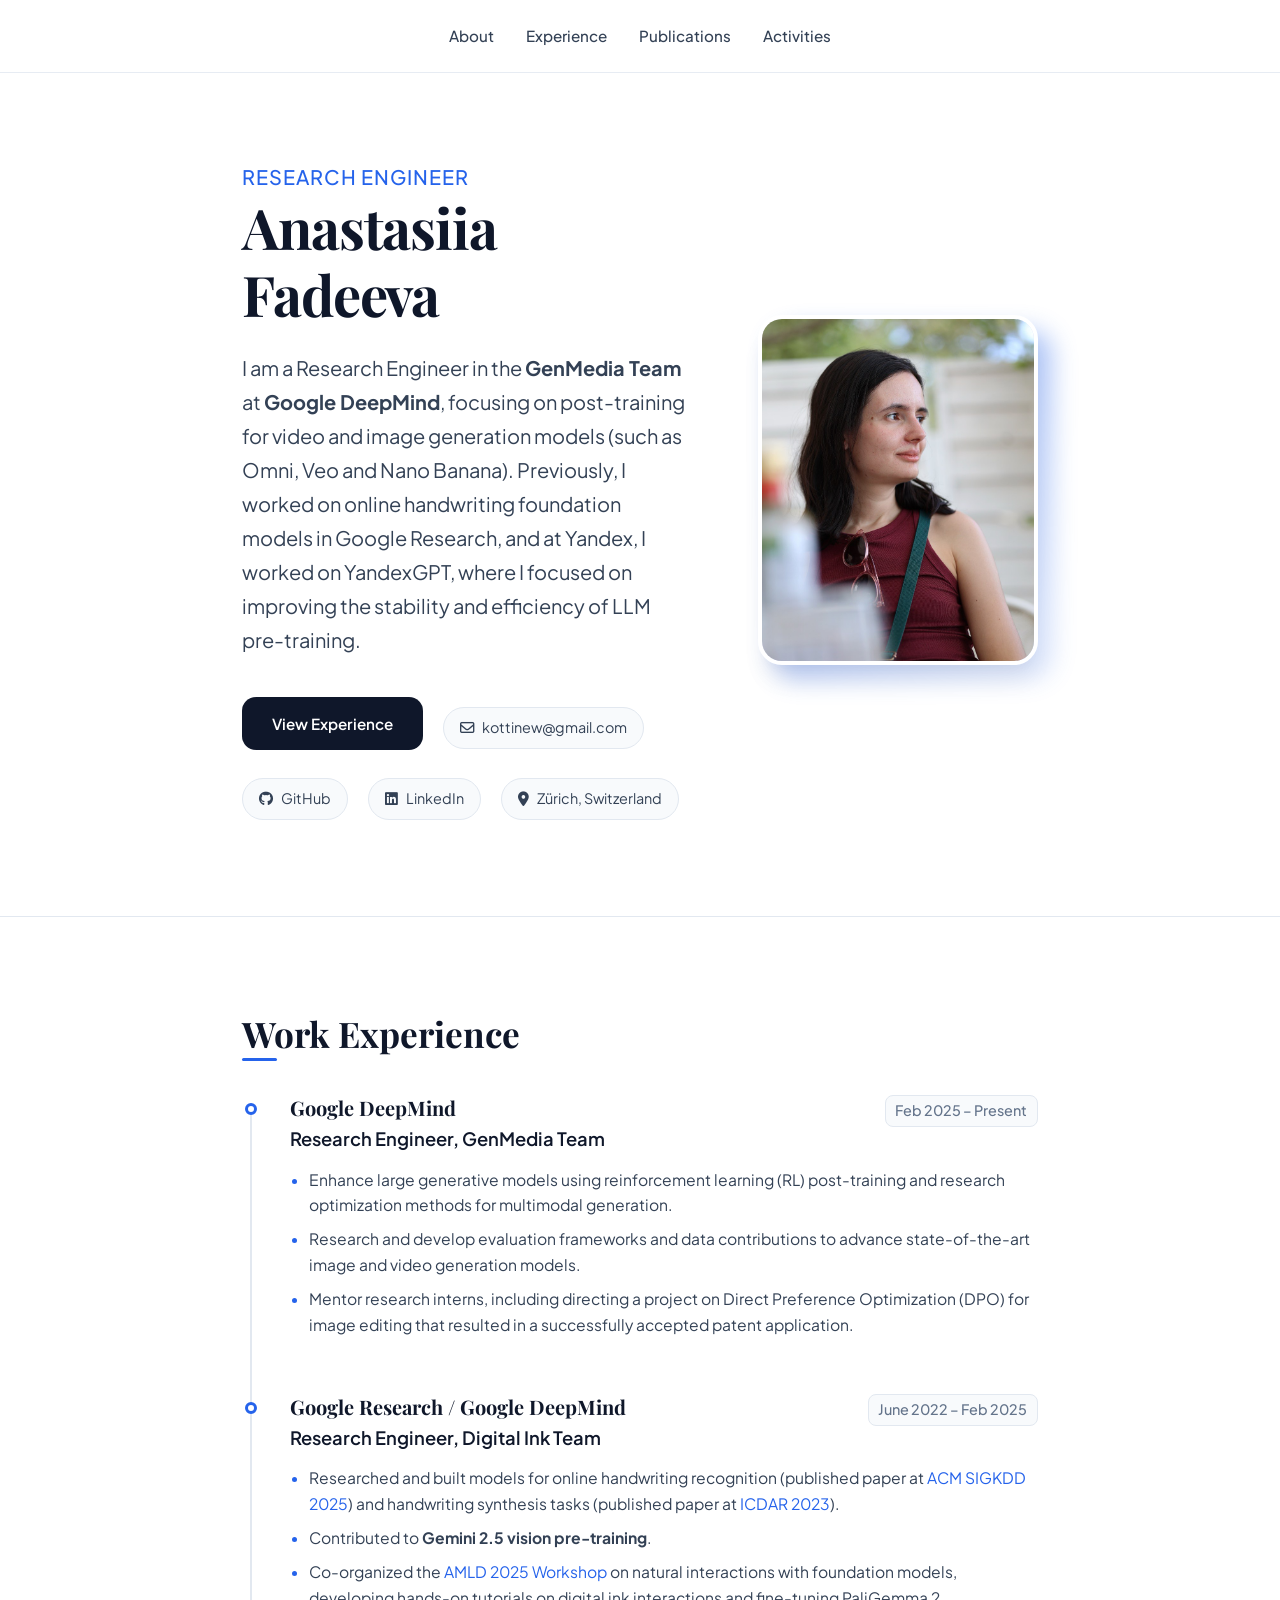
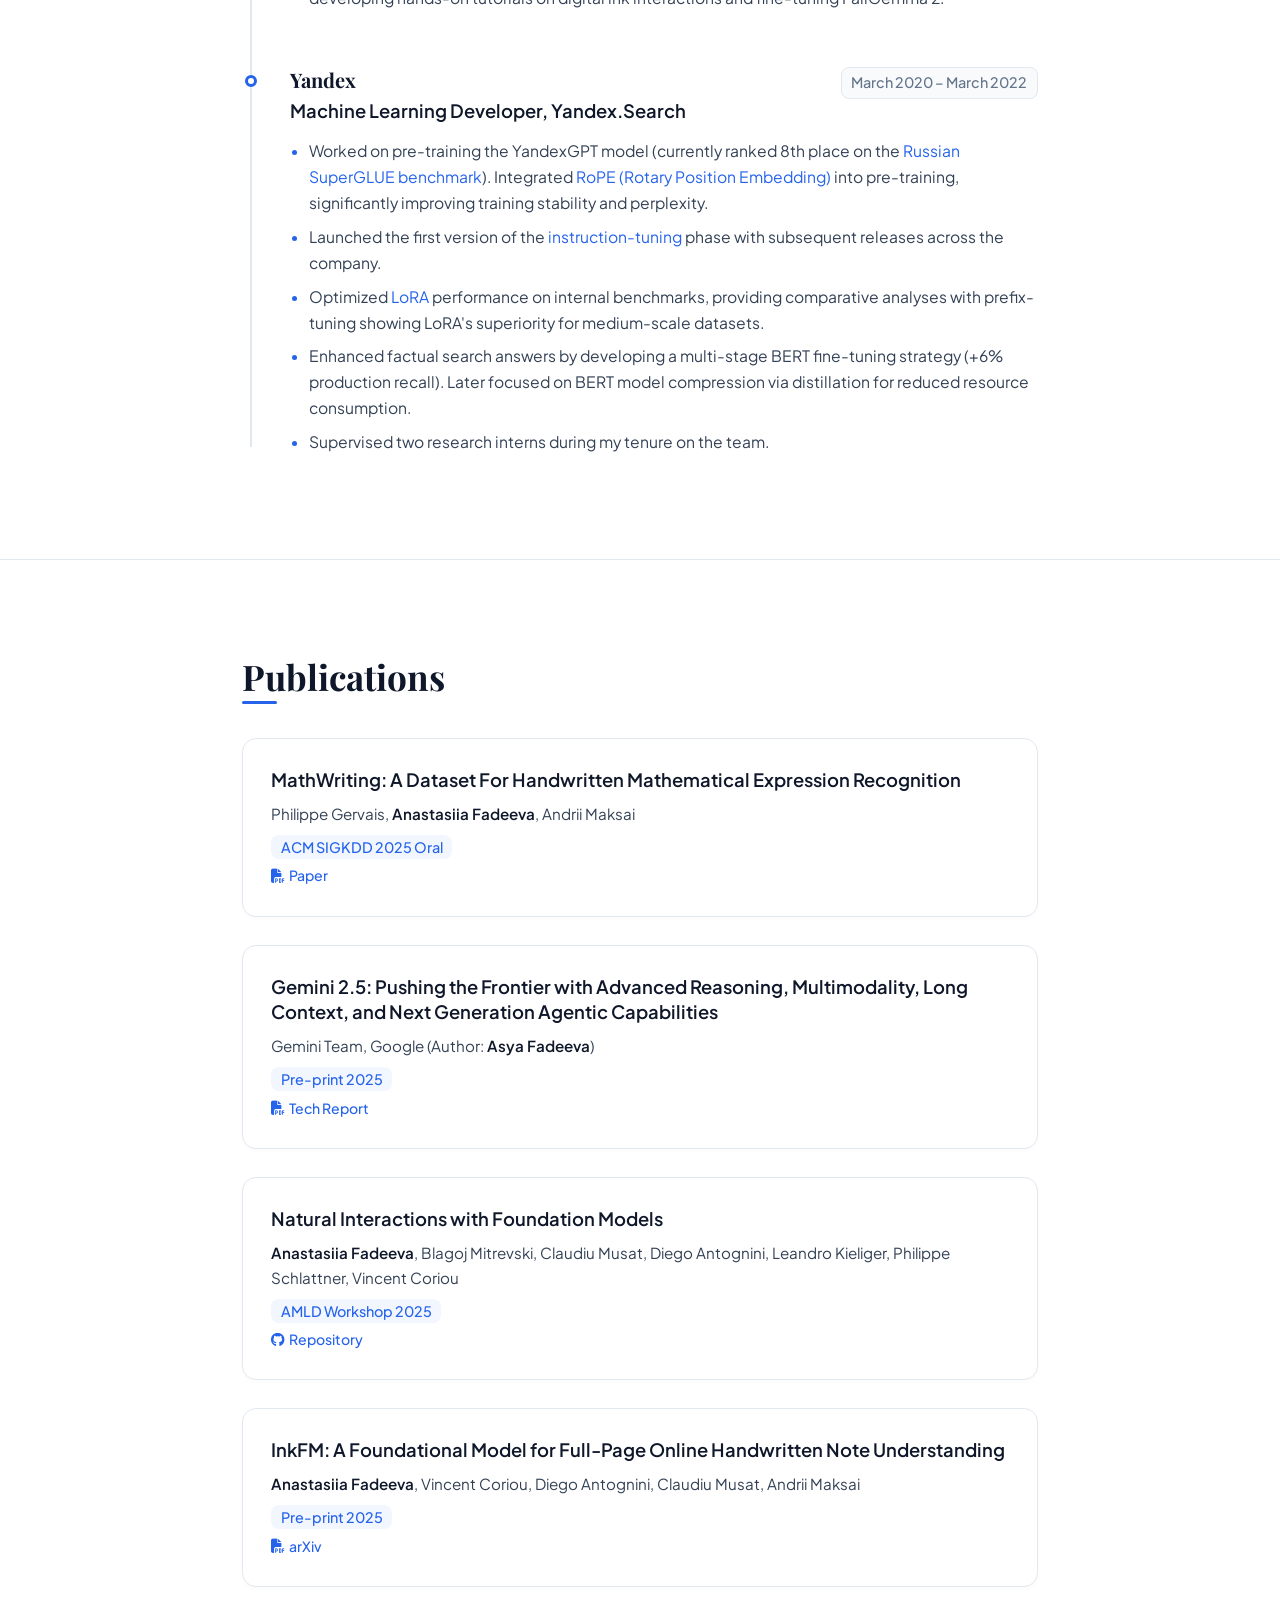
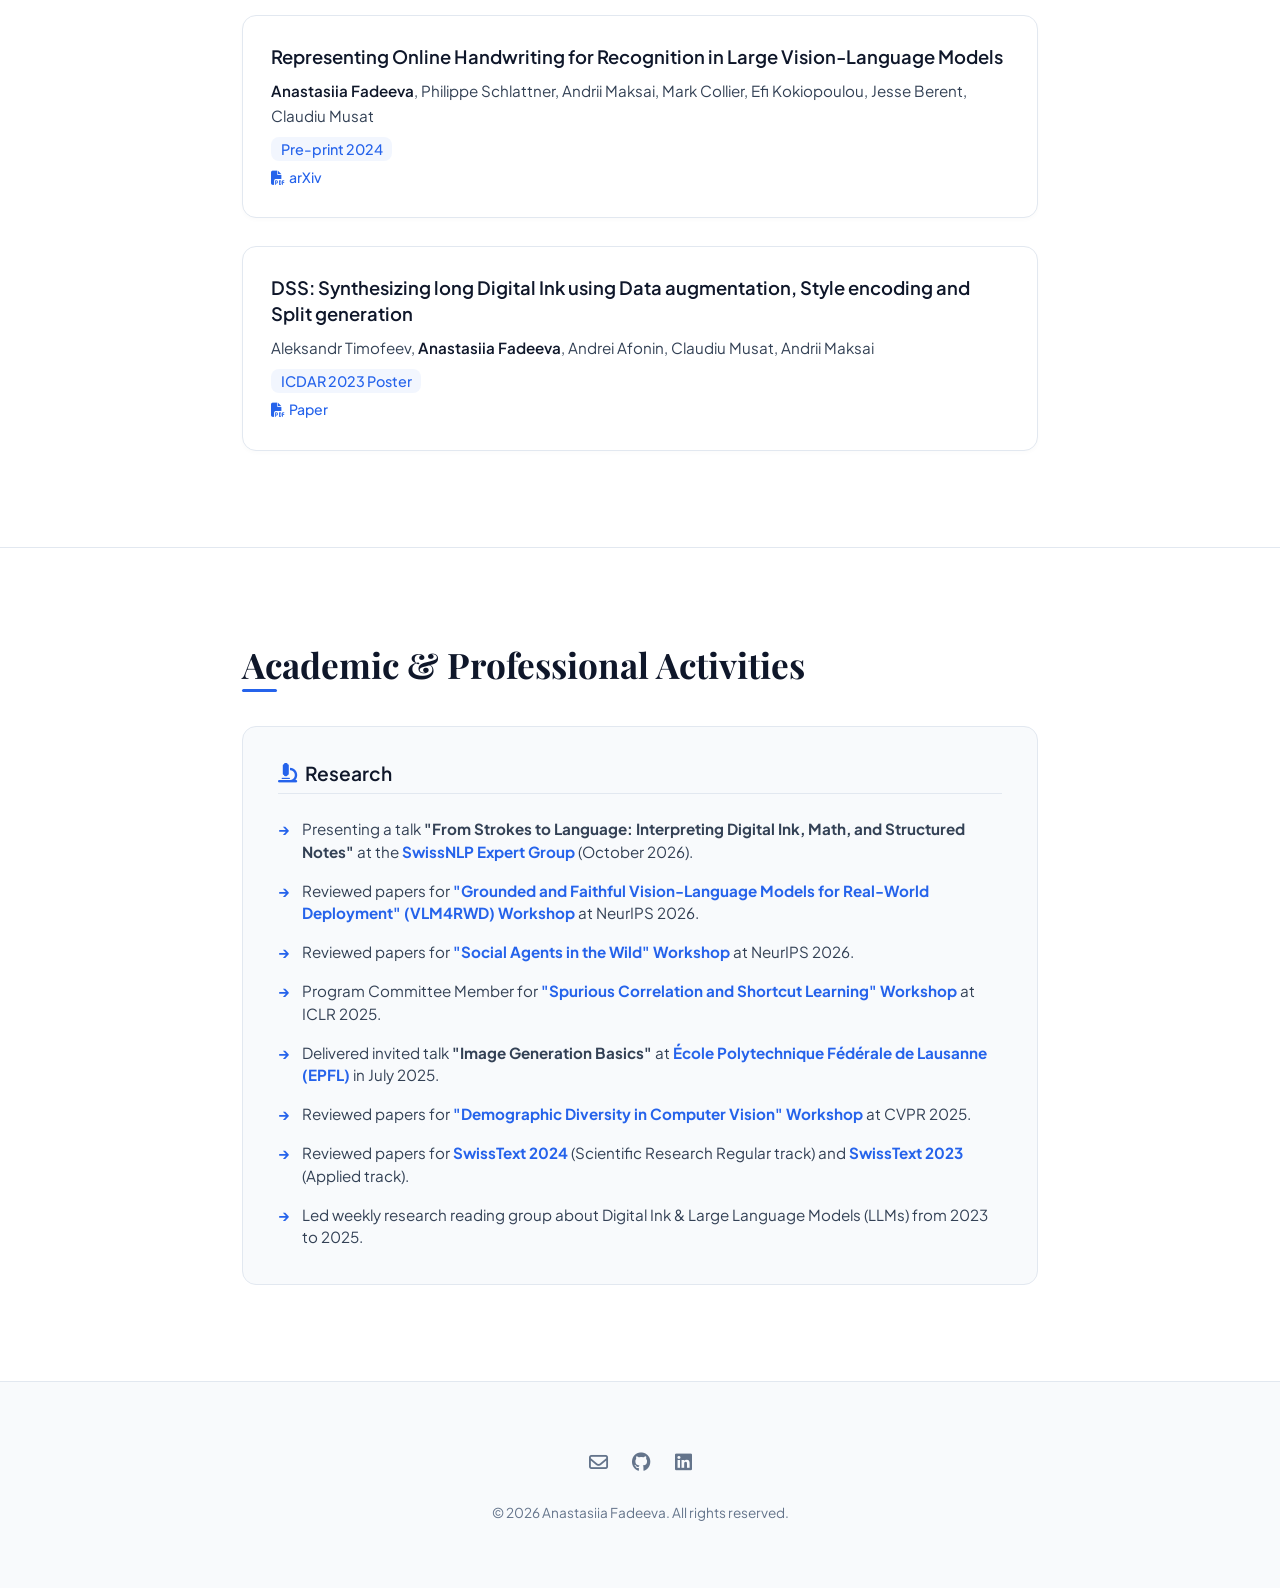
<file: index.html>
<!DOCTYPE html>
<html lang="en">

<head>
  <meta charset="UTF-8">
  <meta name="viewport" content="width=device-width, initial-scale=1.0">
  <meta name="description"
    content="Anastasiia Fadeeva - Research Engineer at Google DeepMind & Machine Learning Specialist. Zürich, Switzerland.">
  <meta name="author" content="Anastasiia Fadeeva">
  <title>Anastasiia Fadeeva | Research Engineer</title>
  <link rel="canonical" href="https://fadeich.github.io/">

  <!-- Open Graph / Social Sharing -->
  <meta property="og:title" content="Anastasiia Fadeeva | Research Engineer">
  <meta property="og:description" content="Research Engineer at Google DeepMind & Machine Learning Specialist. Zürich, Switzerland.">
  <meta property="og:type" content="profile">
  <meta property="og:image" content="photo_asya.jpg">

  <!-- Schema.org Structured Data (JSON-LD) -->
  <script type="application/ld+json">
  {
    "@context": "https://schema.org",
    "@graph": [
      {
        "@type": "ProfilePage",
        "@id": "#profilepage",
        "name": "Anastasiia Fadeeva | Research Engineer",
        "description": "Research Engineer in the GenMedia Team at Google DeepMind & Machine Learning Specialist. Zürich, Switzerland.",
        "breadcrumb": {
          "@id": "#breadcrumb"
        },
        "mainEntity": {
          "@id": "#person"
        }
      },
      {
        "@type": "BreadcrumbList",
        "@id": "#breadcrumb",
        "itemListElement": [
          {
            "@type": "ListItem",
            "position": 1,
            "name": "About",
            "item": "#about"
          },
          {
            "@type": "ListItem",
            "position": 2,
            "name": "Experience",
            "item": "#experience"
          },
          {
            "@type": "ListItem",
            "position": 3,
            "name": "Publications",
            "item": "#publications"
          },
          {
            "@type": "ListItem",
            "position": 4,
            "name": "Activities",
            "item": "#activities"
          }
        ]
      },
      {
        "@type": "Person",
        "@id": "#person",
        "name": "Anastasiia Fadeeva",
        "alternateName": [
          "Asya Fadeeva",
          "Anastasia Fadeeva"
        ],
        "jobTitle": "Research Engineer",
        "description": "Research Engineer in the GenMedia Team at Google DeepMind, focusing on post-training for video and image generation models.",
        "image": "photo_asya.jpg",
        "email": "mailto:kottinew@gmail.com",
        "address": {
          "@type": "PostalAddress",
          "addressLocality": "Zürich",
          "addressCountry": "Switzerland"
        },
        "worksFor": {
          "@type": "Organization",
          "name": "Google DeepMind",
          "url": "https://deepmind.google"
        },
        "alumniOf": [
          {
            "@type": "Organization",
            "name": "Google Research"
          },
          {
            "@type": "Organization",
            "name": "Yandex"
          }
        ],
        "sameAs": [
          "https://github.com/Fadeich",
          "https://www.linkedin.com/in/anastasia-fadeeva-707616135/"
        ],
        "knowsAbout": [
          "Machine Learning",
          "Generative Media",
          "Video Generation",
          "Image Generation",
          "Reinforcement Learning (RL)",
          "Direct Preference Optimization (DPO)",
          "Large Language Models (LLMs)",
          "Foundation Models",
          "Online Handwriting Recognition",
          "Digital Ink",
          "Computer Vision"
        ]
      },
      {
        "@type": "ScholarlyArticle",
        "name": "MathWriting: A Dataset For Handwritten Mathematical Expression Recognition",
        "headline": "MathWriting: A Dataset For Handwritten Mathematical Expression Recognition",
        "url": "https://dl.acm.org/doi/10.1145/3711896.3737436",
        "datePublished": "2025",
        "publication": "ACM SIGKDD 2025",
        "author": [
          {
            "@type": "Person",
            "name": "Philippe Gervais"
          },
          {
            "@id": "#person"
          },
          {
            "@type": "Person",
            "name": "Andrii Maksai"
          }
        ]
      },
      {
        "@type": "ScholarlyArticle",
        "name": "Gemini 2.5: Pushing the Frontier with Advanced Reasoning, Multimodality, Long Context, and Next Generation Agentic Capabilities",
        "headline": "Gemini 2.5: Pushing the Frontier with Advanced Reasoning, Multimodality, Long Context, and Next Generation Agentic Capabilities",
        "url": "https://arxiv.org/abs/2507.06261",
        "datePublished": "2025",
        "author": [
          {
            "@type": "Organization",
            "name": "Gemini Team, Google"
          },
          {
            "@id": "#person"
          }
        ]
      },
      {
        "@type": "ScholarlyArticle",
        "name": "InkFM: A Foundational Model for Full-Page Online Handwritten Note Understanding",
        "headline": "InkFM: A Foundational Model for Full-Page Online Handwritten Note Understanding",
        "url": "https://arxiv.org/abs/2503.23081",
        "datePublished": "2025",
        "author": [
          {
            "@id": "#person"
          },
          {
            "@type": "Person",
            "name": "Vincent Coriou"
          },
          {
            "@type": "Person",
            "name": "Diego Antognini"
          },
          {
            "@type": "Person",
            "name": "Claudiu Musat"
          },
          {
            "@type": "Person",
            "name": "Andrii Maksai"
          }
        ]
      },
      {
        "@type": "ScholarlyArticle",
        "name": "Representing Online Handwriting for Recognition in Large Vision-Language Models",
        "headline": "Representing Online Handwriting for Recognition in Large Vision-Language Models",
        "url": "https://arxiv.org/abs/2402.15307",
        "datePublished": "2024",
        "author": [
          {
            "@id": "#person"
          },
          {
            "@type": "Person",
            "name": "Philippe Schlattner"
          },
          {
            "@type": "Person",
            "name": "Andrii Maksai"
          },
          {
            "@type": "Person",
            "name": "Mark Collier"
          },
          {
            "@type": "Person",
            "name": "Efi Kokiopoulou"
          },
          {
            "@type": "Person",
            "name": "Jesse Berent"
          },
          {
            "@type": "Person",
            "name": "Claudiu Musat"
          }
        ]
      },
      {
        "@type": "ScholarlyArticle",
        "name": "DSS: Synthesizing long Digital Ink using Data augmentation, Style encoding and Split generation",
        "headline": "DSS: Synthesizing long Digital Ink using Data augmentation, Style encoding and Split generation",
        "url": "https://dl.acm.org/doi/10.1007/978-3-031-41685-9_14",
        "datePublished": "2023",
        "publication": "ICDAR 2023",
        "author": [
          {
            "@type": "Person",
            "name": "Aleksandr Timofeev"
          },
          {
            "@id": "#person"
          },
          {
            "@type": "Person",
            "name": "Andrei Afonin"
          },
          {
            "@type": "Person",
            "name": "Claudiu Musat"
          },
          {
            "@type": "Person",
            "name": "Andrii Maksai"
          }
        ]
      }
    ]
  }
  </script>

  <!-- FontAwesome for Premium Icons -->
  <link rel="stylesheet" href="https://cdnjs.cloudflare.com/ajax/libs/font-awesome/6.4.0/css/all.min.css">

  <!-- Custom Stylesheet -->
  <link rel="stylesheet" href="style.css">
</head>

<body>

  <!-- Sticky Header -->
  <header class="header">
    <div class="container nav">
      <ul class="nav__list">
        <li><a href="#about" class="nav__link">About</a></li>
        <li><a href="#experience" class="nav__link">Experience</a></li>
        <li><a href="#publications" class="nav__link">Publications</a></li>


        <li><a href="#activities" class="nav__link">Activities</a></li>

      </ul>
    </div>
  </header>

  <main>

    <!-- Hero Section -->
    <section id="about" class="hero reveal">
      <div class="container hero__container">
        <div class="hero__content">
          <span class="hero__subtitle">Research Engineer</span>
          <h1>Anastasiia Fadeeva</h1>
          <p class="hero__description">
            I am a Research Engineer in the <strong>GenMedia Team</strong> at <strong>Google DeepMind</strong>, focusing
            on post-training for video and image generation models (such as Omni, Veo and Nano Banana). Previously, I
            worked on online handwriting foundation models in Google Research, and at Yandex, I worked on YandexGPT, where
            I focused on improving the stability and efficiency of LLM pre-training.
          </p>
          <div class="hero__links">
            <a href="#experience" class="btn btn--primary">View Experience</a>

            <!-- Interactive Copy Email Badge -->
            <div class="contact-badge" id="emailBadge" onclick="copyEmail()">
              <i class="fa-regular fa-envelope"></i>
              <span id="emailText">kottinew@gmail.com</span>
              <span class="contact-badge__tooltip" id="emailTooltip">Click to copy</span>
            </div>

            <!-- GitHub Link -->
            <a href="https://github.com/Fadeich" target="_blank" rel="noopener" class="contact-badge">
              <i class="fa-brands fa-github"></i>
              <span>GitHub</span>
            </a>

            <!-- LinkedIn Link -->
            <a href="https://www.linkedin.com/in/anastasia-fadeeva-707616135/" target="_blank" rel="noopener"
              class="contact-badge">
              <i class="fa-brands fa-linkedin"></i>
              <span>LinkedIn</span>
            </a>

            <!-- Location Badge -->
            <div class="contact-badge" style="cursor: default;">
              <i class="fa-solid fa-location-dot"></i>
              <span>Zürich, Switzerland</span>
            </div>


          </div>
        </div>
        <div class="hero__image-wrapper">
          <div class="hero__image-inner">
            <img src="photo_asya.jpg" alt="Anastasiia Fadeeva" class="hero__image">
          </div>
        </div>
      </div>
    </section>

    <!-- Experience Section -->
    <section id="experience">
      <div class="container reveal">
        <h2>Work Experience</h2>
        <div class="timeline">

          <!-- Google DeepMind - GenMedia Team -->
          <div class="timeline-item reveal">
            <div class="timeline-dot"></div>
            <div class="timeline-header">
              <div>
                <h3 class="timeline-company">Google DeepMind</h3>
                <span class="timeline-role">Research Engineer, GenMedia Team</span>
              </div>
              <span class="timeline-date">Feb 2025 – Present</span>
            </div>
            <ul class="timeline-desc">
              <li>Enhance large generative models using reinforcement learning (RL) post-training and research
                optimization methods for multimodal generation.</li>
              <li>Research and develop evaluation frameworks and data contributions to advance state-of-the-art image
                and video generation models.</li>
              <li>Mentor research interns, including directing a project on Direct Preference Optimization (DPO) for
                image editing that resulted in a successfully accepted patent application.</li>
            </ul>
          </div>

          <!-- Google Research / DeepMind - Digital Ink -->
          <div class="timeline-item reveal">
            <div class="timeline-dot"></div>
            <div class="timeline-header">
              <div>
                <h3 class="timeline-company">Google Research / Google DeepMind</h3>
                <span class="timeline-role">Research Engineer, Digital Ink Team</span>
              </div>
              <span class="timeline-date">June 2022 – Feb 2025</span>
            </div>
            <ul class="timeline-desc">
              <li>Researched and built models for online handwriting recognition (published paper at <a
                  href="https://dl.acm.org/doi/10.1145/3711896.3737436" target="_blank" rel="noopener">ACM SIGKDD
                  2025</a>) and handwriting synthesis tasks (published paper at <a
                  href="https://dl.acm.org/doi/10.1007/978-3-031-41685-9_14" target="_blank" rel="noopener">ICDAR
                  2023</a>).</li>
              <li>Contributed to <strong>Gemini 2.5 vision pre-training</strong>.</li>
              <li>Co-organized the <a
                  href="https://github.com/google-deepmind/amld_workshop_natural_interactions_with_llms" target="_blank"
                  rel="noopener">AMLD 2025 Workshop</a> on natural interactions with foundation models, developing
                hands-on tutorials on digital ink interactions and fine-tuning PaliGemma 2.</li>
            </ul>
          </div>

          <!-- Yandex.Search -->
          <div class="timeline-item reveal">
            <div class="timeline-dot"></div>
            <div class="timeline-header">
              <div>
                <h3 class="timeline-company">Yandex</h3>
                <span class="timeline-role">Machine Learning Developer, Yandex.Search</span>
              </div>
              <span class="timeline-date">March 2020 – March 2022</span>
            </div>
            <ul class="timeline-desc">
              <li>Worked on pre-training the YandexGPT model (currently ranked 8th place on the <a
                  href="https://russiansuperglue.com/leaderboard/2" target="_blank" rel="noopener">Russian SuperGLUE
                  benchmark</a>). Integrated <a href="https://arxiv.org/abs/2104.09864" target="_blank"
                  rel="noopener">RoPE (Rotary Position Embedding)</a> into pre-training, significantly improving
                training stability and perplexity.</li>
              <li>Launched the first version of the <a href="https://arxiv.org/abs/2110.08207" target="_blank"
                  rel="noopener">instruction-tuning</a> phase with subsequent releases across the company.</li>
              <li>Optimized <a href="https://arxiv.org/abs/2106.09685" target="_blank" rel="noopener">LoRA</a>
                performance on internal benchmarks, providing comparative analyses with prefix-tuning showing LoRA's
                superiority for medium-scale datasets.</li>
              <li>Enhanced factual search answers by developing a multi-stage BERT fine-tuning strategy (+6% production
                recall). Later focused on BERT model compression via distillation for reduced resource consumption.</li>
              <li>Supervised two research interns during my tenure on the team.</li>
            </ul>
          </div>

        </div>
      </div>
    </section>

    <!-- Publications Section -->
    <section id="publications">
      <div class="container reveal">
        <h2>Publications</h2>
        <div class="pub-list">

          <!-- Pub 2 -->
          <div class="pub-item reveal">
            <h3 class="pub-title">MathWriting: A Dataset For Handwritten Mathematical Expression Recognition</h3>
            <span class="pub-authors">Philippe Gervais, <strong>Anastasiia Fadeeva</strong>, Andrii Maksai</span>
            <div class="pub-meta-row">
              <span class="pub-venue">ACM SIGKDD 2025 Oral</span>
              <div class="pub-links">
                <a href="https://dl.acm.org/doi/10.1145/3711896.3737436" target="_blank" rel="noopener"
                  class="pub-link"><i class="fa-solid fa-file-pdf"></i> Paper</a>
              </div>
            </div>
          </div>

          <!-- Pub 1 -->
          <div class="pub-item reveal">
            <h3 class="pub-title">Gemini 2.5: Pushing the Frontier with Advanced Reasoning, Multimodality, Long Context,
              and Next Generation Agentic Capabilities</h3>
            <span class="pub-authors">Gemini Team, Google (Author: <strong>Asya Fadeeva</strong>)</span>
            <div class="pub-meta-row">
              <span class="pub-venue">Pre-print 2025</span>
              <div class="pub-links">
                <a href="https://arxiv.org/pdf/2507.06261" target="_blank" rel="noopener" class="pub-link"><i
                    class="fa-solid fa-file-pdf"></i> Tech Report</a>
              </div>
            </div>
          </div>

          <!-- Pub 3 -->
          <div class="pub-item reveal">
            <h3 class="pub-title">Natural Interactions with Foundation Models</h3>
            <span class="pub-authors"><strong>Anastasiia Fadeeva</strong>, Blagoj Mitrevski, Claudiu Musat, Diego
              Antognini, Leandro Kieliger, Philippe Schlattner, Vincent Coriou</span>
            <div class="pub-meta-row">
              <span class="pub-venue">AMLD Workshop 2025</span>
              <div class="pub-links">
                <a href="https://github.com/google-deepmind/amld_workshop_natural_interactions_with_llms"
                  target="_blank" rel="noopener" class="pub-link"><i class="fa-brands fa-github"></i> Repository</a>
              </div>
            </div>
          </div>

          <!-- Pub 4 -->
          <div class="pub-item reveal">
            <h3 class="pub-title">InkFM: A Foundational Model for Full-Page Online Handwritten Note Understanding</h3>
            <span class="pub-authors"><strong>Anastasiia Fadeeva</strong>, Vincent Coriou, Diego Antognini, Claudiu
              Musat, Andrii Maksai</span>
            <div class="pub-meta-row">
              <span class="pub-venue">Pre-print 2025</span>
              <div class="pub-links">
                <a href="https://arxiv.org/pdf/2503.23081" target="_blank" rel="noopener" class="pub-link"><i
                    class="fa-solid fa-file-pdf"></i> arXiv</a>
              </div>
            </div>
          </div>

          <!-- Pub 5 -->
          <div class="pub-item reveal">
            <h3 class="pub-title">Representing Online Handwriting for Recognition in Large Vision-Language Models</h3>
            <span class="pub-authors"><strong>Anastasiia Fadeeva</strong>, Philippe Schlattner, Andrii Maksai, Mark
              Collier, Efi Kokiopoulou, Jesse Berent, Claudiu Musat</span>
            <div class="pub-meta-row">
              <span class="pub-venue">Pre-print 2024</span>
              <div class="pub-links">
                <a href="https://arxiv.org/pdf/2402.15307" target="_blank" rel="noopener" class="pub-link"><i
                    class="fa-solid fa-file-pdf"></i> arXiv</a>
              </div>
            </div>
          </div>

          <!-- Pub 6 -->
          <div class="pub-item reveal">
            <h3 class="pub-title">DSS: Synthesizing long Digital Ink using Data augmentation, Style encoding and Split
              generation</h3>
            <span class="pub-authors">Aleksandr Timofeev, <strong>Anastasiia Fadeeva</strong>, Andrei Afonin, Claudiu
              Musat, Andrii Maksai</span>
            <div class="pub-meta-row">
              <span class="pub-venue">ICDAR 2023 Poster</span>
              <div class="pub-links">
                <a href="https://dl.acm.org/doi/10.1007/978-3-031-41685-9_14" target="_blank" rel="noopener"
                  class="pub-link"><i class="fa-solid fa-file-pdf"></i> Paper</a>
              </div>
            </div>
          </div>

        </div>
      </div>
    </section>





    <!-- Academic & Professional Activities Section -->
    <section id="activities">
      <div class="container reveal">
        <h2>Academic & Professional Activities</h2>
        <div class="activities-grid">

          <!-- Research Work & Service -->
          <div class="activity-card reveal">
            <h3><i class="fa-solid fa-microscope"></i> Research</h3>
            <ul class="activity-list">
              <li>Presenting a talk <strong>"From Strokes to Language: Interpreting Digital Ink, Math, and Structured Notes"</strong> at the <strong><a href="https://lnkd.in/p/escaXQyh" target="_blank"
                    rel="noopener">SwissNLP Expert Group</a></strong> (October 2026).</li>
              <li>Reviewed papers for <strong><a href="https://vlm4rwd.github.io/" target="_blank"
                    rel="noopener">"Grounded and Faithful Vision-Language Models for Real-World Deployment" (VLM4RWD) Workshop</a></strong> at NeurIPS 2026.</li>
              <li>Reviewed papers for <strong><a href="https://social-llm-workshop.github.io/" target="_blank"
                    rel="noopener">"Social Agents in the Wild" Workshop</a></strong> at NeurIPS 2026.</li>
              <li>Program Committee Member for <strong><a href="https://scslworkshop.github.io/" target="_blank"
                    rel="noopener">"Spurious Correlation and Shortcut Learning" Workshop</a></strong> at ICLR 2025.</li>
              <li>Delivered invited talk <strong>"Image Generation Basics"</strong> at <strong><a
                    href="https://www.epfl.ch/en/" target="_blank" rel="noopener">École Polytechnique Fédérale de
                    Lausanne (EPFL)</a></strong> in July 2025.</li>
              <li>Reviewed papers for <strong><a href="https://sites.google.com/corp/view/cvpr-2025-demodiv/home"
                    target="_blank" rel="noopener">"Demographic Diversity in Computer Vision" Workshop</a></strong> at
                CVPR 2025.</li>
              <li>Reviewed papers for <strong><a href="https://swisstext.org/archive/2024/" target="_blank"
                    rel="noopener">SwissText 2024</a></strong> (Scientific Research Regular track) and <strong><a
                    href="https://www.swisstext.org/archive/2023/" target="_blank" rel="noopener">SwissText
                    2023</a></strong> (Applied track).</li>
              <li>Led weekly research reading group about Digital Ink & Large Language Models (LLMs) from 2023 to 2025.
              </li>
            </ul>
          </div>



        </div>
      </div>
    </section>



  </main>

  <!-- Footer -->
  <footer class="footer">
    <div class="container footer__container">
      <div class="footer__socials">
        <a href="mailto:kottinew@gmail.com" class="footer__social-link" title="Email"><i
            class="fa-regular fa-envelope"></i></a>
        <a href="https://github.com/Fadeich" class="footer__social-link" title="GitHub" target="_blank"
          rel="noopener"><i class="fa-brands fa-github"></i></a>
        <a href="https://www.linkedin.com/in/anastasia-fadeeva-707616135/" class="footer__social-link" title="LinkedIn"
          target="_blank" rel="noopener"><i class="fa-brands fa-linkedin"></i></a>
      </div>
      <div class="footer__copyright">
        &copy; 2026 Anastasiia Fadeeva. All rights reserved.
      </div>
    </div>
  </footer>

  <!-- Custom Script -->
  <script src="script.js"></script>
</body>

</html>
</file>
<file: style.css>
@import url('https://fonts.googleapis.com/css2?family=Plus+Jakarta+Sans:wght@300;400;500;600;700&family=Playfair+Display:ital,wght@0,500;0,700;1,400&display=swap');

/* --- Core Design Variables --- */
:root {
  --bg-primary: #ffffff;
  --bg-secondary: #f8fafc;
  --bg-tertiary: #f1f5f9;
  --text-primary: #0f172a;
  --text-secondary: #334155;
  --text-muted: #64748b;
  --accent: #2563eb;
  --accent-hover: #1d4ed8;
  --accent-light: rgba(37, 99, 235, 0.06);
  --border-color: #e2e8f0;
  --border-hover: #cbd5e1;
  
  --glass-bg: rgba(255, 255, 255, 0.75);
  --glass-border: rgba(226, 232, 240, 0.8);
  
  --shadow-sm: 0 2px 4px rgba(0, 0, 0, 0.02);
  --shadow-md: 0 10px 20px -5px rgba(0, 0, 0, 0.04), 0 4px 6px -2px rgba(0, 0, 0, 0.02);
  --shadow-lg: 0 20px 25px -5px rgba(0, 0, 0, 0.05), 0 10px 10px -5px rgba(0, 0, 0, 0.02);
  
  --radius-sm: 8px;
  --radius-md: 14px;
  --radius-lg: 24px;
  
  --max-width: 860px;
  --transition: all 0.3s cubic-bezier(0.4, 0, 0.2, 1);
  --transition-slow: all 0.5s cubic-bezier(0.4, 0, 0.2, 1);
}

/* --- Reset & Base Styles --- */
*, *::before, *::after {
  box-sizing: border-box;
  margin: 0;
  padding: 0;
}

html {
  scroll-behavior: smooth;
  -webkit-font-smoothing: antialiased;
  -moz-osx-font-smoothing: grayscale;
}

body {
  font-family: 'Plus Jakarta Sans', -apple-system, BlinkMacSystemFont, "Segoe UI", Roboto, Helvetica, Arial, sans-serif;
  background-color: var(--bg-primary);
  color: var(--text-primary);
  line-height: 1.65;
  overflow-x: hidden;
}

/* Custom Selection & Scrollbar */
::selection {
  background-color: var(--accent-light);
  color: var(--accent);
}

::-webkit-scrollbar {
  width: 8px;
}
::-webkit-scrollbar-track {
  background: var(--bg-primary);
}
::-webkit-scrollbar-thumb {
  background: var(--border-color);
  border-radius: var(--radius-sm);
}
::-webkit-scrollbar-thumb:hover {
  background: var(--text-muted);
}

/* --- Layout Structure --- */
.container {
  width: 100%;
  max-width: var(--max-width);
  margin: 0 auto;
  padding: 0 2rem;
}

section {
  padding: 6rem 0;
  border-bottom: 1px solid var(--border-color);
}

section:last-of-type {
  border-bottom: none;
}

/* --- Typography --- */
h1, h2, h3, h4 {
  font-weight: 700;
  line-height: 1.2;
}

h1 {
  font-family: 'Playfair Display', Georgia, serif;
  font-size: 3.5rem;
  font-weight: 700;
  color: var(--text-primary);
  letter-spacing: -0.02em;
}

h2 {
  font-family: 'Playfair Display', Georgia, serif;
  font-size: 2.2rem;
  color: var(--text-primary);
  margin-bottom: 2.5rem;
  position: relative;
  display: inline-block;
}

h2::after {
  content: '';
  position: absolute;
  left: 0;
  bottom: -6px;
  width: 35px;
  height: 3px;
  background-color: var(--accent);
  border-radius: var(--radius-sm);
}

h3 {
  font-size: 1.25rem;
  color: var(--text-primary);
  font-weight: 600;
}

h4 {
  font-size: 1rem;
  color: var(--text-muted);
  font-weight: 500;
}

p {
  color: var(--text-secondary);
  font-size: 1.05rem;
  margin-bottom: 1.5rem;
}

a {
  color: var(--accent);
  text-decoration: none;
  transition: var(--transition);
}

a:hover {
  color: var(--accent-hover);
}

/* --- Header / Navigation --- */
.header {
  position: fixed;
  top: 0;
  left: 0;
  right: 0;
  z-index: 100;
  background-color: var(--glass-bg);
  backdrop-filter: blur(12px);
  -webkit-backdrop-filter: blur(12px);
  border-bottom: 1px solid var(--glass-border);
  transition: var(--transition);
}

.header--scrolled {
  box-shadow: var(--shadow-sm);
}

.nav {
  display: flex;
  justify-content: center;
  align-items: center;
  height: 4.5rem;
}

.nav__logo {
  font-family: 'Playfair Display', Georgia, serif;
  font-weight: 700;
  font-size: 1.4rem;
  color: var(--text-primary);
  letter-spacing: -0.01em;
}

.nav__list {
  display: flex;
  list-style: none;
  gap: 2rem;
}

.nav__link {
  font-size: 0.95rem;
  font-weight: 500;
  color: var(--text-secondary);
  position: relative;
  padding: 0.25rem 0;
}

.nav__link:hover {
  color: var(--text-primary);
}

.nav__link::after {
  content: '';
  position: absolute;
  bottom: 0;
  left: 0;
  width: 0;
  height: 1.5px;
  background-color: var(--accent);
  transition: var(--transition);
}

.nav__link:hover::after {
  width: 100%;
}

/* --- Hero Section --- */
.hero {
  padding-top: 10rem;
  padding-bottom: 6rem;
  min-height: 85vh;
  display: flex;
  align-items: center;
}

.hero__container {
  display: flex;
  align-items: center;
  gap: 4rem;
  justify-content: space-between;
  width: 100%;
}

.hero__content {
  flex: 1;
}

.hero__image-wrapper {
  position: relative;
  flex-shrink: 0;
  width: 280px;
  height: 350px;
  border-radius: var(--radius-lg);
  transition: var(--transition-slow);
}

.hero__image-inner {
  width: 100%;
  height: 100%;
  border-radius: inherit;
  overflow: hidden;
  border: 4px solid var(--bg-primary);
  box-shadow: var(--shadow-lg);
  position: relative;
  z-index: 2;
  transition: var(--transition-slow);
}

/* Glowing shape behind the photo */
.hero__image-wrapper::before {
  content: '';
  position: absolute;
  top: 15px;
  left: 15px;
  right: -15px;
  bottom: -15px;
  background: linear-gradient(135deg, var(--accent) 0%, rgba(37, 99, 235, 0.3) 100%);
  border-radius: inherit;
  z-index: 1;
  filter: blur(12px);
  opacity: 0.5;
  transition: var(--transition-slow);
}

.hero__image-wrapper:hover {
  transform: translateY(-6px) scale(1.02);
}

.hero__image-wrapper:hover::before {
  transform: translate(6px, 6px);
  filter: blur(16px);
  opacity: 0.75;
}

.hero__image-wrapper:hover .hero__image-inner {
  transform: rotate(0.5deg);
  box-shadow: 0 30px 45px -10px rgba(0, 0, 0, 0.1);
}

.hero__image {
  width: 100%;
  height: 100%;
  object-fit: cover;
}

.hero__subtitle {
  font-size: 1.25rem;
  font-weight: 500;
  color: var(--accent);
  margin-bottom: 1rem;
  letter-spacing: 0.05em;
  text-transform: uppercase;
}

.hero__description {
  font-size: 1.25rem;
  color: var(--text-secondary);
  margin-top: 1.5rem;
  margin-bottom: 2.5rem;
  line-height: 1.7;
}

.hero__links {
  display: flex;
  gap: 1.25rem;
  align-items: center;
  flex-wrap: wrap;
}

.btn {
  display: inline-flex;
  align-items: center;
  justify-content: center;
  padding: 0.8rem 1.8rem;
  font-size: 0.95rem;
  font-weight: 600;
  border-radius: var(--radius-md);
  transition: var(--transition);
  cursor: pointer;
  border: 1px solid transparent;
}

.btn--primary {
  background-color: var(--text-primary);
  color: var(--bg-primary);
}

.btn--primary:hover {
  background-color: var(--accent);
  color: var(--bg-primary);
  box-shadow: var(--shadow-md);
  transform: translateY(-2px);
}

.btn--secondary {
  background-color: var(--bg-secondary);
  border-color: var(--border-color);
  color: var(--text-primary);
}

.btn--secondary:hover {
  background-color: var(--bg-tertiary);
  border-color: var(--border-hover);
  transform: translateY(-2px);
}

/* --- Interactive Contact Card --- */
.contact-badge {
  display: inline-flex;
  align-items: center;
  background-color: var(--bg-secondary);
  border: 1px solid var(--border-color);
  padding: 0.5rem 1rem;
  border-radius: 50px;
  font-size: 0.9rem;
  color: var(--text-secondary);
  cursor: pointer;
  transition: var(--transition);
  margin-top: 0.5rem;
  position: relative;
}

.contact-badge:hover {
  background-color: var(--bg-primary);
  border-color: var(--accent);
  color: var(--accent);
  transform: translateY(-1px);
}

.contact-badge i {
  margin-right: 0.5rem;
}

.contact-badge__tooltip {
  position: absolute;
  bottom: 125%;
  left: 50%;
  transform: translateX(-50%) translateY(5px);
  background-color: var(--text-primary);
  color: var(--bg-primary);
  padding: 0.35rem 0.75rem;
  border-radius: var(--radius-sm);
  font-size: 0.75rem;
  white-space: nowrap;
  opacity: 0;
  visibility: hidden;
  transition: var(--transition);
  box-shadow: var(--shadow-md);
}

.contact-badge__tooltip::after {
  content: "";
  position: absolute;
  top: 100%;
  left: 50%;
  margin-left: -5px;
  border-width: 5px;
  border-style: solid;
  border-color: var(--text-primary) transparent transparent transparent;
}

.contact-badge--copied .contact-badge__tooltip {
  opacity: 1;
  visibility: visible;
  transform: translateX(-50%) translateY(0);
}

/* --- Experience Section --- */
.timeline {
  position: relative;
  margin-left: 0.5rem;
}

.timeline::before {
  content: '';
  position: absolute;
  top: 8px;
  left: 0;
  width: 2px;
  height: calc(100% - 16px);
  background-color: var(--border-color);
}

.timeline-item {
  position: relative;
  padding-left: 2.5rem;
  margin-bottom: 3.5rem;
}

.timeline-item:last-child {
  margin-bottom: 0;
}

.timeline-dot {
  position: absolute;
  top: 8px;
  left: -5px;
  width: 12px;
  height: 12px;
  border-radius: 50%;
  background-color: var(--bg-primary);
  border: 3px solid var(--accent);
  transition: var(--transition);
}

.timeline-item:hover .timeline-dot {
  background-color: var(--accent);
  box-shadow: 0 0 0 6px var(--accent-light);
  transform: scale(1.1);
}

.timeline-header {
  display: flex;
  justify-content: space-between;
  align-items: baseline;
  flex-wrap: wrap;
  gap: 0.5rem;
  margin-bottom: 0.75rem;
}

.timeline-role {
  font-size: 1.15rem;
  font-weight: 600;
  color: var(--text-primary);
}

.timeline-company {
  font-family: 'Playfair Display', Georgia, serif;
  font-size: 1.25rem;
  font-weight: 700;
  color: var(--text-primary);
  margin-bottom: 0.25rem;
}

.timeline-date {
  font-size: 0.9rem;
  color: var(--text-muted);
  font-weight: 500;
  background-color: var(--bg-secondary);
  padding: 0.2rem 0.6rem;
  border-radius: var(--radius-sm);
  border: 1px solid var(--border-color);
}

.timeline-desc {
  list-style-position: outside;
  margin-left: 1.2rem;
  color: var(--text-secondary);
}

.timeline-desc li {
  margin-bottom: 0.5rem;
  font-size: 0.98rem;
}

.timeline-desc li::marker {
  color: var(--accent);
}

/* --- Skills Section --- */
.skills-grid {
  display: grid;
  grid-template-columns: repeat(auto-fit, minmax(250px, 1fr));
  gap: 2.5rem;
}

.skills-category {
  background-color: var(--bg-secondary);
  border: 1px solid var(--border-color);
  padding: 2rem;
  border-radius: var(--radius-md);
  transition: var(--transition);
}

.skills-category:hover {
  border-color: var(--border-hover);
  box-shadow: var(--shadow-md);
}

.skills-category h3 {
  margin-bottom: 1.25rem;
  font-size: 1.15rem;
  border-bottom: 1.5px solid var(--border-color);
  padding-bottom: 0.5rem;
}

.skills-list {
  display: flex;
  flex-wrap: wrap;
  gap: 0.6rem;
}

.skill-tag {
  background-color: var(--bg-primary);
  border: 1px solid var(--border-color);
  color: var(--text-secondary);
  padding: 0.4rem 0.9rem;
  font-size: 0.88rem;
  font-weight: 500;
  border-radius: 50px;
  transition: var(--transition);
}

.skill-tag:hover {
  border-color: var(--accent);
  color: var(--accent);
  background-color: var(--accent-light);
  transform: translateY(-2px);
}

/* --- Education Section --- */
.edu-grid {
  display: flex;
  flex-direction: column;
  gap: 2rem;
}

.edu-card {
  display: flex;
  justify-content: space-between;
  border-left: 3px solid var(--accent);
  padding: 0.5rem 0 0.5rem 1.5rem;
  flex-wrap: wrap;
  gap: 1rem;
  transition: var(--transition);
}

.edu-card:hover {
  transform: translateX(4px);
}

.edu-degree {
  font-size: 1.2rem;
  font-weight: 600;
  color: var(--text-primary);
  margin-bottom: 0.25rem;
}

.edu-school {
  font-size: 1rem;
  color: var(--text-secondary);
  margin-bottom: 0.25rem;
}

.edu-meta {
  font-size: 0.9rem;
  color: var(--text-muted);
}

.edu-gpa {
  font-weight: 600;
  color: var(--accent);
}

.edu-date {
  font-size: 0.9rem;
  color: var(--text-muted);
  font-weight: 500;
  align-self: flex-start;
  background-color: var(--bg-secondary);
  padding: 0.2rem 0.6rem;
  border-radius: var(--radius-sm);
  border: 1px solid var(--border-color);
}

/* --- Projects Section --- */
.projects-grid {
  display: grid;
  grid-template-columns: repeat(auto-fit, minmax(320px, 1fr));
  gap: 2rem;
}

.project-card {
  background-color: var(--bg-primary);
  border: 1px solid var(--border-color);
  border-radius: var(--radius-md);
  padding: 2.2rem;
  display: flex;
  flex-direction: column;
  justify-content: space-between;
  transition: var(--transition-slow);
  box-shadow: var(--shadow-sm);
}

.project-card:hover {
  transform: translateY(-6px);
  border-color: var(--border-hover);
  box-shadow: var(--shadow-lg);
}

.project-title {
  font-family: 'Playfair Display', Georgia, serif;
  font-size: 1.35rem;
  font-weight: 700;
  color: var(--text-primary);
  margin-bottom: 0.75rem;
  line-height: 1.3;
}

.project-tag {
  display: inline-block;
  font-size: 0.75rem;
  font-weight: 600;
  text-transform: uppercase;
  letter-spacing: 0.05em;
  color: var(--accent);
  background-color: var(--accent-light);
  padding: 0.25rem 0.6rem;
  border-radius: var(--radius-sm);
  margin-bottom: 1rem;
  width: fit-content;
}

.project-desc {
  font-size: 0.95rem;
  color: var(--text-secondary);
  margin-bottom: 1.5rem;
  line-height: 1.6;
}

.project-link {
  font-size: 0.9rem;
  font-weight: 600;
  display: inline-flex;
  align-items: center;
  color: var(--text-primary);
  margin-top: auto;
}

.project-link i {
  margin-left: 0.4rem;
  transition: var(--transition);
}

.project-card:hover .project-link {
  color: var(--accent);
}

.project-card:hover .project-link i {
  transform: translateX(4px);
}

/* --- Footer --- */
.footer {
  padding: 4rem 0;
  border-top: 1px solid var(--border-color);
  background-color: var(--bg-secondary);
  color: var(--text-secondary);
  font-size: 0.9rem;
  text-align: center;
}

.footer__container {
  display: flex;
  flex-direction: column;
  align-items: center;
  gap: 1.5rem;
}

.footer__socials {
  display: flex;
  gap: 1.5rem;
}

.footer__social-link {
  color: var(--text-muted);
  font-size: 1.2rem;
  transition: var(--transition);
}

.footer__social-link:hover {
  color: var(--accent);
  transform: translateY(-2px);
}

.footer__copyright {
  color: var(--text-muted);
  font-size: 0.85rem;
}

/* --- Publications Section --- */
.pub-list {
  display: flex;
  flex-direction: column;
  gap: 1.75rem;
}

.pub-item {
  position: relative;
  background-color: var(--bg-primary);
  border: 1px solid var(--border-color);
  padding: 1.75rem;
  border-radius: var(--radius-md);
  transition: var(--transition);
  display: flex;
  flex-direction: column;
  gap: 0.5rem;
  box-shadow: var(--shadow-sm);
}

.pub-item:hover {
  border-color: var(--border-hover);
  box-shadow: var(--shadow-md);
  transform: translateX(4px);
}

.pub-title {
  font-size: 1.15rem;
  font-weight: 600;
  color: var(--text-primary);
  line-height: 1.4;
}

.pub-authors {
  font-size: 0.95rem;
  color: var(--text-secondary);
}

.pub-authors strong {
  color: var(--text-primary);
  font-weight: 600;
}

.pub-venue {
  font-size: 0.9rem;
  font-weight: 500;
  color: var(--accent);
  background-color: var(--accent-light);
  padding: 0.2rem 0.6rem;
  border-radius: var(--radius-sm);
  width: fit-content;
}

.pub-links {
  display: flex;
  gap: 1rem;
  margin-top: 0.25rem;
  font-size: 0.88rem;
  font-weight: 500;
}

.pub-link {
  display: inline-flex;
  align-items: center;
  gap: 0.25rem;
}

/* --- Activities Section --- */
.activities-grid {
  display: grid;
  grid-template-columns: repeat(auto-fit, minmax(250px, 1fr));
  gap: 2rem;
}

.activity-card {
  background-color: var(--bg-secondary);
  border: 1px solid var(--border-color);
  padding: 2.2rem;
  border-radius: var(--radius-md);
  transition: var(--transition);
}

.activity-card:hover {
  border-color: var(--border-hover);
  box-shadow: var(--shadow-md);
}

.activity-card h3 {
  margin-bottom: 1.5rem;
  font-size: 1.2rem;
  border-bottom: 1.5px solid var(--border-color);
  padding-bottom: 0.5rem;
  display: flex;
  align-items: center;
  gap: 0.5rem;
}

.activity-card h3 i {
  color: var(--accent);
}

.activity-list {
  list-style: none;
  display: flex;
  flex-direction: column;
  gap: 1rem;
}

.activity-list li {
  font-size: 0.95rem;
  color: var(--text-secondary);
  position: relative;
  padding-left: 1.5rem;
  line-height: 1.5;
}

.activity-list li::before {
  content: '→';
  position: absolute;
  left: 0;
  top: 0;
  color: var(--accent);
  font-weight: 700;
}

/* --- Scroll Reveal Animations --- */
.reveal {
  opacity: 0;
  transform: translateY(20px);
  transition: opacity 0.8s cubic-bezier(0.2, 0.8, 0.2, 1), 
              transform 0.8s cubic-bezier(0.2, 0.8, 0.2, 1);
}

.reveal--visible {
  opacity: 1;
  transform: translateY(0);
}

/* --- Responsive Adjustments --- */
@media (max-width: 768px) {
  h1 {
    font-size: 2.8rem;
  }
  
  h2 {
    font-size: 1.8rem;
  }
  
  section {
    padding: 4rem 0;
  }
  
  .hero {
    padding-top: 8rem;
    min-height: auto;
  }
  
  .hero__container {
    flex-direction: column-reverse;
    gap: 2.5rem;
    text-align: center;
  }

  .hero__image-wrapper {
    width: 220px;
    height: 275px;
  }

  .hero__links {
    justify-content: center;
  }
  
  .nav__list {
    display: none; /* simple mobile nav: fallback is scroll list or plain flow */
  }
  
  .timeline-header {
    flex-direction: column;
    align-items: flex-start;
  }
  
  .timeline-date {
    margin-top: 0.25rem;
  }
  
  .edu-card {
    flex-direction: column;
    gap: 0.25rem;
  }
  
  .edu-date {
    align-self: flex-start;
  }
}
</file>
